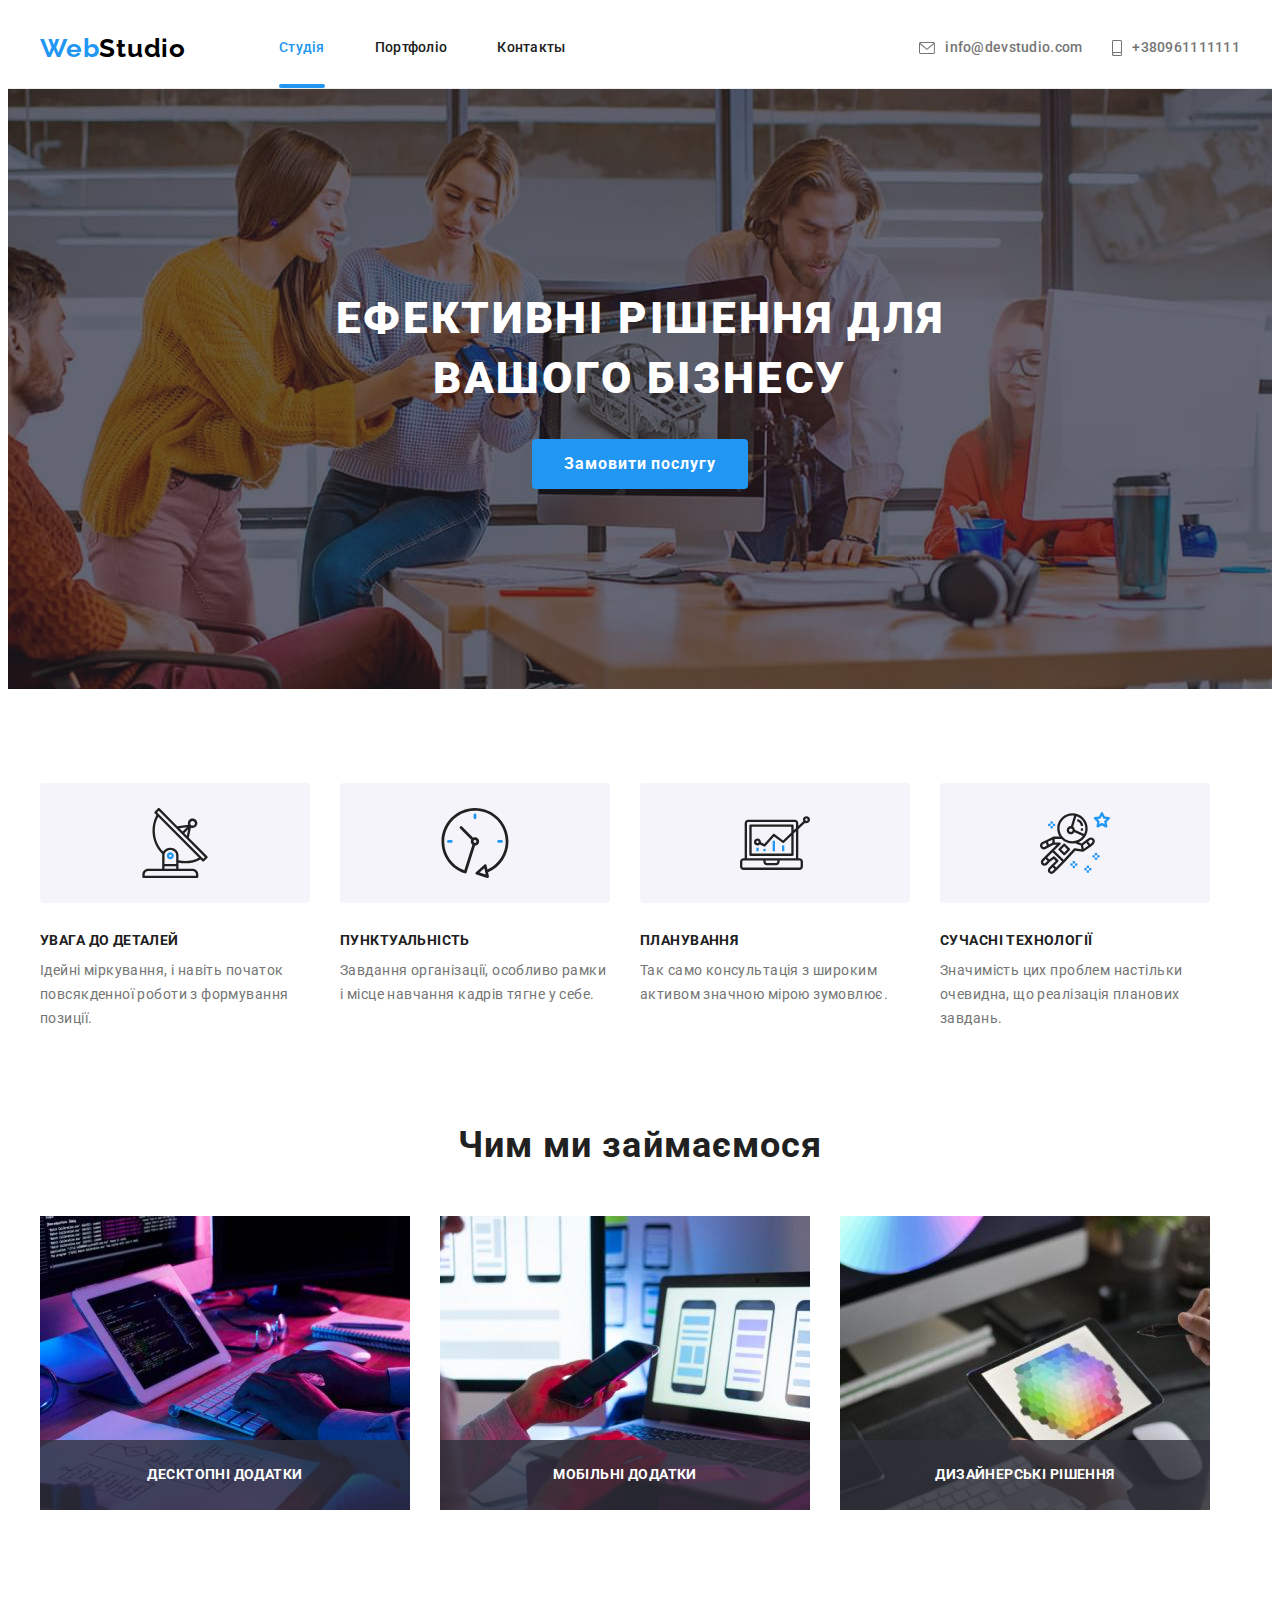
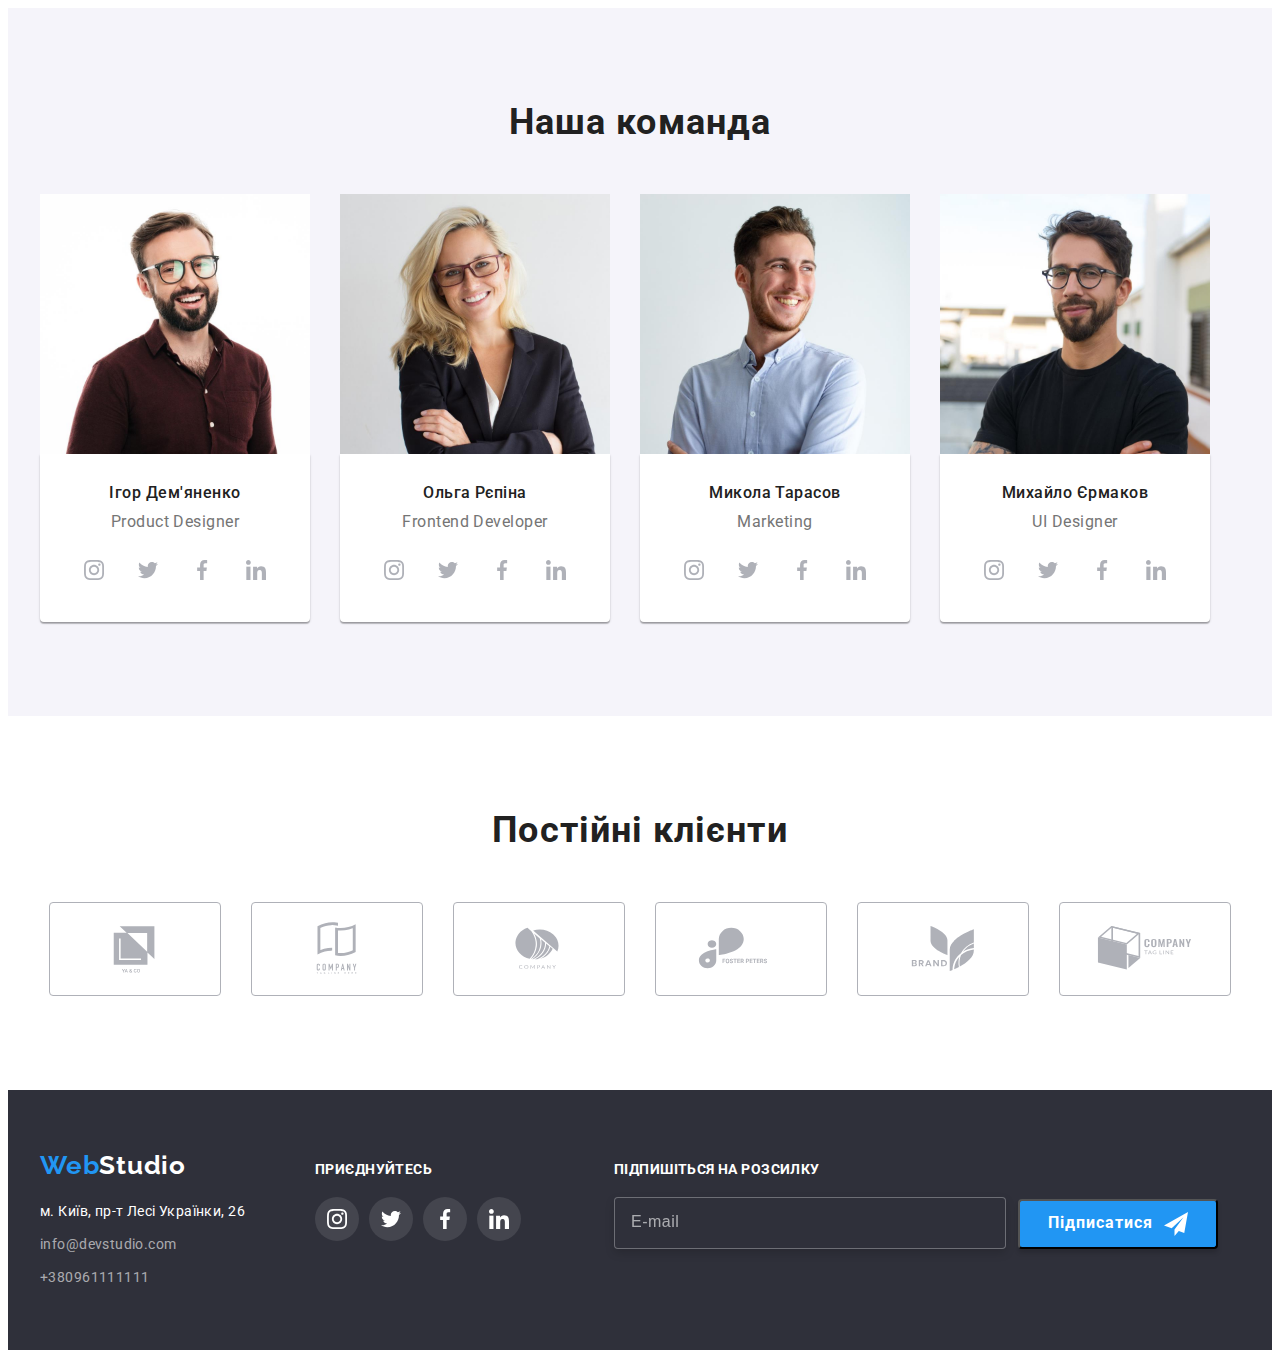
<file: index.html>
<!DOCTYPE html>
<html lang="X-UA-Compatible">
  <head>
    <meta charset="UTF-8" />
    <meta http-equiv="X-UA-Compatible" content="IE=edge" />
    <meta name="viewport" content="width=device-width, initial-scale=1.0" />
    <title>WebStudio</title>
    <link rel="preconnect" href="https://fonts.googleapis.com" />
    <link rel="preconnect" href="https://fonts.gstatic.com" crossorigin />
    <link
      href="https://fonts.googleapis.com/css2?family=Raleway:wght@700&family=Roboto:wght@400;500;700;900&display=swap"
      rel="stylesheet"
    />
    <link
      rel="stylesheet"
      href="https://cdnjs.cloudflare.com/ajax/libs/modern-normalize/1.1.0/modern-normalize.min.css"
      integrity="sha512-wpPYUAdjBVSE4KJnH1VR1HeZfpl1ub8YT/NKx4PuQ5NmX2tKuGu6U/JRp5y+Y8XG2tV+wKQpNHVUX03MfMFn9Q=="
      crossorigin="anonymous"
      referrerpolicy="no-referrer"
    />
    <link rel="stylesheet" href="./css/style.css" />
  </head>
  <body>
    <!-- Новигация, контакты и тд -->

    <header class="header">
      <div class="header-container container">
        <nav class="header-nav">
          <a class="header-logo link" href="" lang="en"
            ><span lang="en">Web</span>Studio
          </a>

          <ul class="header-list list">
            <li class="header-item">
              <a class="header-link link active current" href="./index.html"
                >Студія</a
              >
            </li>
            <li class="header-item">
              <a class="header-link link" href="./portfolio.html">Портфоліо</a>
            </li>
            <li class="header-item">
              <a class="header-link link" href="">Контакты</a>
            </li>
          </ul>
        </nav>
        <ul class="header-contact list">
          <li class="header-contact-item">
            <a class="header-mail link" href="mailto:info@devstudio.com">
              <svg class="mail-icon" width="16" height="12">
                <use href="./images/stydi/symbol-defs.svg#icon-envelope"></use>
              </svg>
              info@devstudio.com
            </a>
          </li>
          <li class="header-contact-item">
            <a class="header-tel link" href="tel:+380961111111">
              <svg class="tel-icon" width="10" height="16">
                <use
                  href="./images/stydi/symbol-defs.svg#icon-smartphone"
                ></use>
              </svg>
              +380961111111
            </a>
          </li>
        </ul>
      </div>
    </header>

    <!-- Слоган -->

    <main class="">
      <section class="hero">
        <h1 class="hero-title">
          Ефективні рішення для<br />
          вашого бізнесу
        </h1>
        <button class="hero-btn" type="button" data-modal-open>
          Замовити послугу
        </button>
      </section>

      <!-- Проф скил -->

      <section class="priorities section">
        <div class="priorities-container container">
          <ul class="priorities-list list">
            <li class="priorities-item">
              <div class="priorities-icon">
                <svg class="priorities-icons">
                  <use
                    href="./images/stydi/symbol-defs.svg#icon-antenna-1"
                  ></use>
                </svg>
              </div>
              <h3 class="priorities-title">УВАГА ДО ДЕТАЛЕЙ</h3>
              <p class="priorities-text">
                Ідейні міркування, і навіть початок повсякденної роботи з
                формування позиції.
              </p>
            </li>
            <li class="priorities-item">
              <div class="priorities-icon">
                <svg class="priorities-icons">
                  <use href="./images/stydi/symbol-defs.svg#icon-clock-1"></use>
                </svg>
              </div>
              <h3 class="priorities-title">ПУНКТУАЛЬНІСТЬ</h3>
              <p class="priorities-text">
                Завдання організації, особливо рамки і місце навчання кадрів
                тягне у себе.
              </p>
            </li>
            <li class="priorities-item">
              <div class="priorities-icon">
                <svg class="priorities-icons">
                  <use
                    href="./images/stydi/symbol-defs.svg#icon-diagram-1"
                  ></use>
                </svg>
              </div>
              <h3 class="priorities-title">ПЛАНУВАННЯ</h3>
              <p class="priorities-text">
                Так само консультація з широким активом значною мірою зумовлює.
              </p>
            </li>
            <li class="priorities-item">
              <div class="priorities-icon">
                <svg class="priorities-icons">
                  <use
                    href="./images/stydi/symbol-defs.svg#icon-astronaut-1"
                  ></use>
                </svg>
              </div>
              <h3 class="priorities-title">СУЧАСНІ ТЕХНОЛОГІЇ</h3>
              <p class="priorities-text">
                Значимість цих проблем настільки очевидна, що реалізація
                планових завдань.
              </p>
            </li>
          </ul>
        </div>
      </section>

      <!-- Вид деятельности -->

      <section class="example section">
        <div class="example-container container">
          <h2 class="example-title">Чим ми займаємося</h2>
          <ul class="example-list list">
            <li class="example-item">
              <div class="example-thumb">
                <img
                  class="example-img"
                  src="./images/stydi/img1.jpg"
                  alt="Програмист пишет код"
                  width="370"
                  height="294"
                />
                <p class="example-text">Десктопні додатки</p>
              </div>
            </li>
            <li class="example-item">
              <div class="example-thumb">
                <img
                  class="example-img"
                  src="./images/stydi/img2.jpg"
                  alt="Дизайн меню для смартфона"
                  width="370"
                  height="294"
                />
                <p class="example-text">Мобільні додатки</p>
              </div>
            </li>
            <li class="example-item">
              <div class="example-thumb">
                <img
                  class="example-img"
                  src="./images/stydi/img3.jpg"
                  alt="В руках планшет со стилусом"
                  width="370"
                  height="294"
                />
                <p class="example-text">Дизайнерські рішення</p>
              </div>
            </li>
          </ul>
        </div>
      </section>

      <!-- Сотрудники -->

      <section class="team section">
        <div class="team-container container">
          <h2 class="team-title">Наша команда</h2>
          <ul class="team-list list">
            <li class="team-item">
              <img
                class="team-img"
                src="./images/stydi/img4.jpg"
                alt="Игорь Демьяненко"
                width="270"
                height="260"
              />

              <div class="team-employee">
                <h3 class="team-subtitle">Ігор Дем'яненко</h3>
                <p class="team-text" lang="en">Product Designer</p>
                <ul class="team-social-list list">
                  <li class="team-social-item">
                    <a class="team-social-link link" href="">
                      <svg class="team-social-icon" width="20" height="20">
                        <use
                          href="./images/stydi/symbol-defs.svg#icon-instagram-2"
                        ></use>
                      </svg>
                    </a>
                  </li>

                  <li class="team-social-item">
                    <a class="team-social-link link" href="">
                      <svg class="team-social-icon" width="20" height="20">
                        <use
                          href="./images/stydi/symbol-defs.svg#icon-twitter-1"
                        ></use>
                      </svg>
                    </a>
                  </li>

                  <li class="team-social-item">
                    <a class="team-social-link link" href="">
                      <svg class="team-social-icon" width="20" height="20">
                        <use
                          href="./images/stydi/symbol-defs.svg#icon-facebook-1"
                        ></use>
                      </svg>
                    </a>
                  </li>

                  <li class="team-social-item">
                    <a class="team-social-link link" href="">
                      <svg class="team-social-icon" width="20" height="20">
                        <use
                          href="./images/stydi/symbol-defs.svg#icon-linkedin-1"
                        ></use>
                      </svg>
                    </a>
                  </li>
                </ul>
              </div>
            </li>

            <li class="team-item">
              <img
                class="team-img"
                src="./images/stydi/img5.jpg"
                alt="Ольга Репина"
                width="270"
                height="260"
              />
              <div class="team-employee">
                <h3 class="team-subtitle">Ольга Рєпіна</h3>
                <p class="team-text" lang="en">Frontend Developer</p>
                <ul class="team-social-list list">
                  <li class="team-social-item">
                    <a class="team-social-link link" href="">
                      <svg class="team-social-icon" width="20" height="20">
                        <use
                          href="./images/stydi/symbol-defs.svg#icon-instagram-2"
                        ></use>
                      </svg>
                    </a>
                  </li>

                  <li class="team-social-item">
                    <a class="team-social-link link" href="">
                      <svg class="team-social-icon" width="20" height="20">
                        <use
                          href="./images/stydi/symbol-defs.svg#icon-twitter-1"
                        ></use>
                      </svg>
                    </a>
                  </li>

                  <li class="team-social-item">
                    <a class="team-social-link link" href="">
                      <svg class="team-social-icon" width="20" height="20">
                        <use
                          href="./images/stydi/symbol-defs.svg#icon-facebook-1"
                        ></use>
                      </svg>
                    </a>
                  </li>

                  <li class="team-social-item">
                    <a class="team-social-link link" href="">
                      <svg class="team-social-icon" width="20" height="20">
                        <use
                          href="./images/stydi/symbol-defs.svg#icon-linkedin-1"
                        ></use>
                      </svg>
                    </a>
                  </li>
                </ul>
              </div>
            </li>

            <li class="team-item">
              <img
                class="team-img"
                src="./images/stydi/img6.jpg"
                alt="Николай Тарасов"
                width="270"
                height="260"
              />
              <div class="team-employee">
                <h3 class="team-subtitle">Микола Тарасов</h3>
                <p class="team-text" lang="en">Marketing</p>
                <ul class="team-social-list list">
                  <li class="team-social-item">
                    <a class="team-social-link link" href="">
                      <svg class="team-social-icon" width="20" height="20">
                        <use
                          href="./images/stydi/symbol-defs.svg#icon-instagram-2"
                        ></use>
                      </svg>
                    </a>
                  </li>

                  <li class="team-social-item">
                    <a class="team-social-link link" href="">
                      <svg class="team-social-icon" width="20" height="20">
                        <use
                          href="./images/stydi/symbol-defs.svg#icon-twitter-1"
                        ></use>
                      </svg>
                    </a>
                  </li>

                  <li class="team-social-item">
                    <a class="team-social-link link" href="">
                      <svg class="team-social-icon" width="20" height="20">
                        <use
                          href="./images/stydi/symbol-defs.svg#icon-facebook-1"
                        ></use>
                      </svg>
                    </a>
                  </li>

                  <li class="team-social-item">
                    <a class="team-social-link link" href="">
                      <svg class="team-social-icon" width="20" height="20">
                        <use
                          href="./images/stydi/symbol-defs.svg#icon-linkedin-1"
                        ></use>
                      </svg>
                    </a>
                  </li>
                </ul>
              </div>
            </li>

            <li class="team-item">
              <img
                class="team-img"
                src="./images/stydi/img7.jpg"
                alt="Михаил Ермаков"
                width="270"
                height="260"
              />
              <div class="team-employee">
                <h3 class="team-subtitle">Михайло Єрмаков</h3>
                <p class="team-text" lang="en">UI Designer</p>
                <ul class="team-social-list list">
                  <li class="team-social-item">
                    <a class="team-social-link link" href="">
                      <svg class="team-social-icon" width="20" height="20">
                        <use
                          href="./images/stydi/symbol-defs.svg#icon-instagram-2"
                        ></use>
                      </svg>
                    </a>
                  </li>

                  <li class="team-social-item">
                    <a class="team-social-link link" href="">
                      <svg class="team-social-icon" width="20" height="20">
                        <use
                          href="./images/stydi/symbol-defs.svg#icon-twitter-1"
                        ></use>
                      </svg>
                    </a>
                  </li>

                  <li class="team-social-item">
                    <a class="team-social-link link" href="">
                      <svg class="team-social-icon" width="20" height="20">
                        <use
                          href="./images/stydi/symbol-defs.svg#icon-facebook-1"
                        ></use>
                      </svg>
                    </a>
                  </li>

                  <li class="team-social-item">
                    <a class="team-social-link link" href="">
                      <svg class="team-social-icon" width="20" height="20">
                        <use
                          href="./images/stydi/symbol-defs.svg#icon-linkedin-1"
                        ></use>
                      </svg>
                    </a>
                  </li>
                </ul>
              </div>
            </li>
          </ul>
        </div>
      </section>

      <!----------------------------CLIENTS----------------->

      <section class="clients section">
        <div class="clients-container container">
          <h2 class="clients-title">Постійні клієнти</h2>
          <ul class="clients-list list">
            <li class="clients-item">
              <a class="clients-link" href="">
                <svg class="clients-icon width=100 height=100">
                  <use href="./images/stydi/symbol-defs.svg#icon-Logo"></use>
                </svg>
              </a>
            </li>
            <li class="clients-item">
              <a class="clients-link" href="">
                <svg class="clients-icon width=100 height=100">
                  <use href="./images/stydi/symbol-defs.svg#icon-Logo-1"></use>
                </svg>
              </a>
            </li>
            <li class="clients-item">
              <a class="clients-link" href="">
                <svg class="clients-icon width=100 height=100">
                  <use href="./images/stydi/symbol-defs.svg#icon-Logo-2"></use>
                </svg>
              </a>
            </li>
            <li class="clients-item">
              <a class="clients-link" href="">
                <svg class="clients-icon width=100 height=100">
                  <use href="./images/stydi/symbol-defs.svg#icon-Logo-3"></use>
                </svg>
              </a>
            </li>
            <li class="clients-item">
              <a class="clients-link" href="">
                <svg class="clients-icon width=100 height=100">
                  <use href="./images/stydi/symbol-defs.svg#icon-Logo-4"></use>
                </svg>
              </a>
            </li>
            <li class="clients-item">
              <a class="clients-link" href="">
                <svg class="clients-icon width=100 height=100">
                  <use href="./images/stydi/symbol-defs.svg#icon-Logo-5"></use>
                </svg>
              </a>
            </li>
          </ul>
        </div>
      </section>
    </main>

    <!-- Подвал с контактами -->
    <footer class="footer">
      <div class="footer-container container">
        <div class="footer-blok">
          <a class="footer-logo link" href="" lang="en"
            ><span lang="en">Web</span>Studio</a
          >
          <address class="footer-contact">
            <ul class="footer-list list">
              <li class="footer-item">
                <a
                  class="footer-address link"
                  href="https://goo.gl/maps/cScgRgd44BL1W8yu9"
                  target="_blank"
                  rel="noopener noreferrer"
                  >м. Київ, пр-т Лесі Українки, 26
                </a>
              </li>
              <li class="footer-item">
                <a class="footer-mail link" href="mailto:info@devstudio.com"
                  >info@devstudio.com
                </a>
              </li>
              <li class="footer-item">
                <a class="footer-tel link" href="tel:+380961111111"
                  >+380961111111</a
                >
              </li>
            </ul>
          </address>
        </div>
        <div class="footer-social">
          <h3 class="footer-social-title">приєднуйтесь</h3>
          <ul class="footer-social-list list">
            <li class="footer-social-item">
              <a class="footer-social-link link" href="">
                <svg class="footer-social-icon" width="20" height="20">
                  <use
                    href="./images/stydi/symbol-defs.svg#icon-instagram-2"
                  ></use>
                </svg>
              </a>
            </li>
            <li class="footer-social-item">
              <a class="footer-social-link link" href="">
                <svg class="footer-social-icon" width="20" height="20">
                  <use
                    href="./images/stydi/symbol-defs.svg#icon-twitter-1"
                  ></use>
                </svg>
              </a>
            </li>
            <li class="footer-social-item">
              <a class="footer-social-link link" href="">
                <svg class="footer-social-icon" width="20" height="20">
                  <use
                    href="./images/stydi/symbol-defs.svg#icon-facebook-1"
                  ></use>
                </svg>
              </a>
            </li>
            <li class="footer-social-item">
              <a class="footer-social-link link" href="">
                <svg class="footer-social-icon" width="20" height="20">
                  <use
                    href="./images/stydi/symbol-defs.svg#icon-linkedin-1"
                  ></use>
                </svg>
              </a>
            </li>
          </ul>
        </div>
        <div class="subscription-container">
          <div class="subscription">
            <label class="subscription-label" for="mail"
              >Підпишіться на розсилку</label
            >
            <input
              class="subscription-input"
              type="email"
              name="mail"
              id="mail"
              placeholder="E-mail"
            />
          </div>
          <button class="subscription-button" type="submit">
            Підписатися
            <svg class="subscription-icon" width="24" height="24">
              <use href="./images/stydi/symbol-defs.svg#icon-telegram"></use>
            </svg>
          </button>
        </div>
      </div>
    </footer>

    <div class="backdrop is-hidden" data-modal>
      <div class="modal">
        <h2 class="modal-title">Залиште свої дані, ми вам передзвонимо</h2>
        <button class="modal-close" type="button" data-modal-close>
          <svg class="modal-close-icon" width="11" height="11">
            <use href="./images/stydi/symbol-defs.svg#icon-close"></use>
          </svg>
        </button>
        <form class="contact-form">
          <label class="form-label" for="name">Ім'я</label>
          <div class="form-field">
            <input
              class="form-input"
              type="text"
              name="name"
              id="name"
              autofocus
            />
            <svg class="form-icon" width="18" height="18">
              <use href="./images/stydi/symbol-defs.svg#icon-personmodal"></use>
            </svg>
          </div>

          <label class="form-label" for="tel">Телефон</label>
          <div class="form-field">
            <input class="form-input" type="tel" name="tel" id="tel" />
            <svg class="form-icon" width="18" height="18">
              <use href="./images/stydi/symbol-defs.svg#icon-phonemodal"></use>
            </svg>
          </div>

          <label class="form-label" for="mail">Пошта</label>
          <div class="form-field">
            <input class="form-input" type="email" name="mail" id="mail" />
            <svg class="form-icon" width="18" height="18">
              <use href="./images/stydi/symbol-defs.svg#icon-emailmodal"></use>
            </svg>
          </div>

          <label class="form-label" for="comment">Коментар</label>
          <textarea
            class="form-textarea"
            name="comment"
            id="comment"
            placeholder="Введіть текст"
          ></textarea>

          <div class="checkbox-container checkbox">
            <input
              class="checkbox-input"
              type="checkbox"
              name="policy"
              id="policy"
            />
            <svg class="checkbox-icon" width="16" height="15">
              <use href="./images/stydi/symbol-defs.svg#icon-Vector"></use>
            </svg>
            <label class="checkbox-label" for="policy"
              >Погоджуюся з розсилкою та приймаю
              <a href="#">Умови договору</a></label
            >
          </div>

          <button class="form-button" type="submit">Відправити</button>
        </form>
      </div>
    </div>
    <script src="./js/modal.js"></script>
  </body>
</html>
</file>
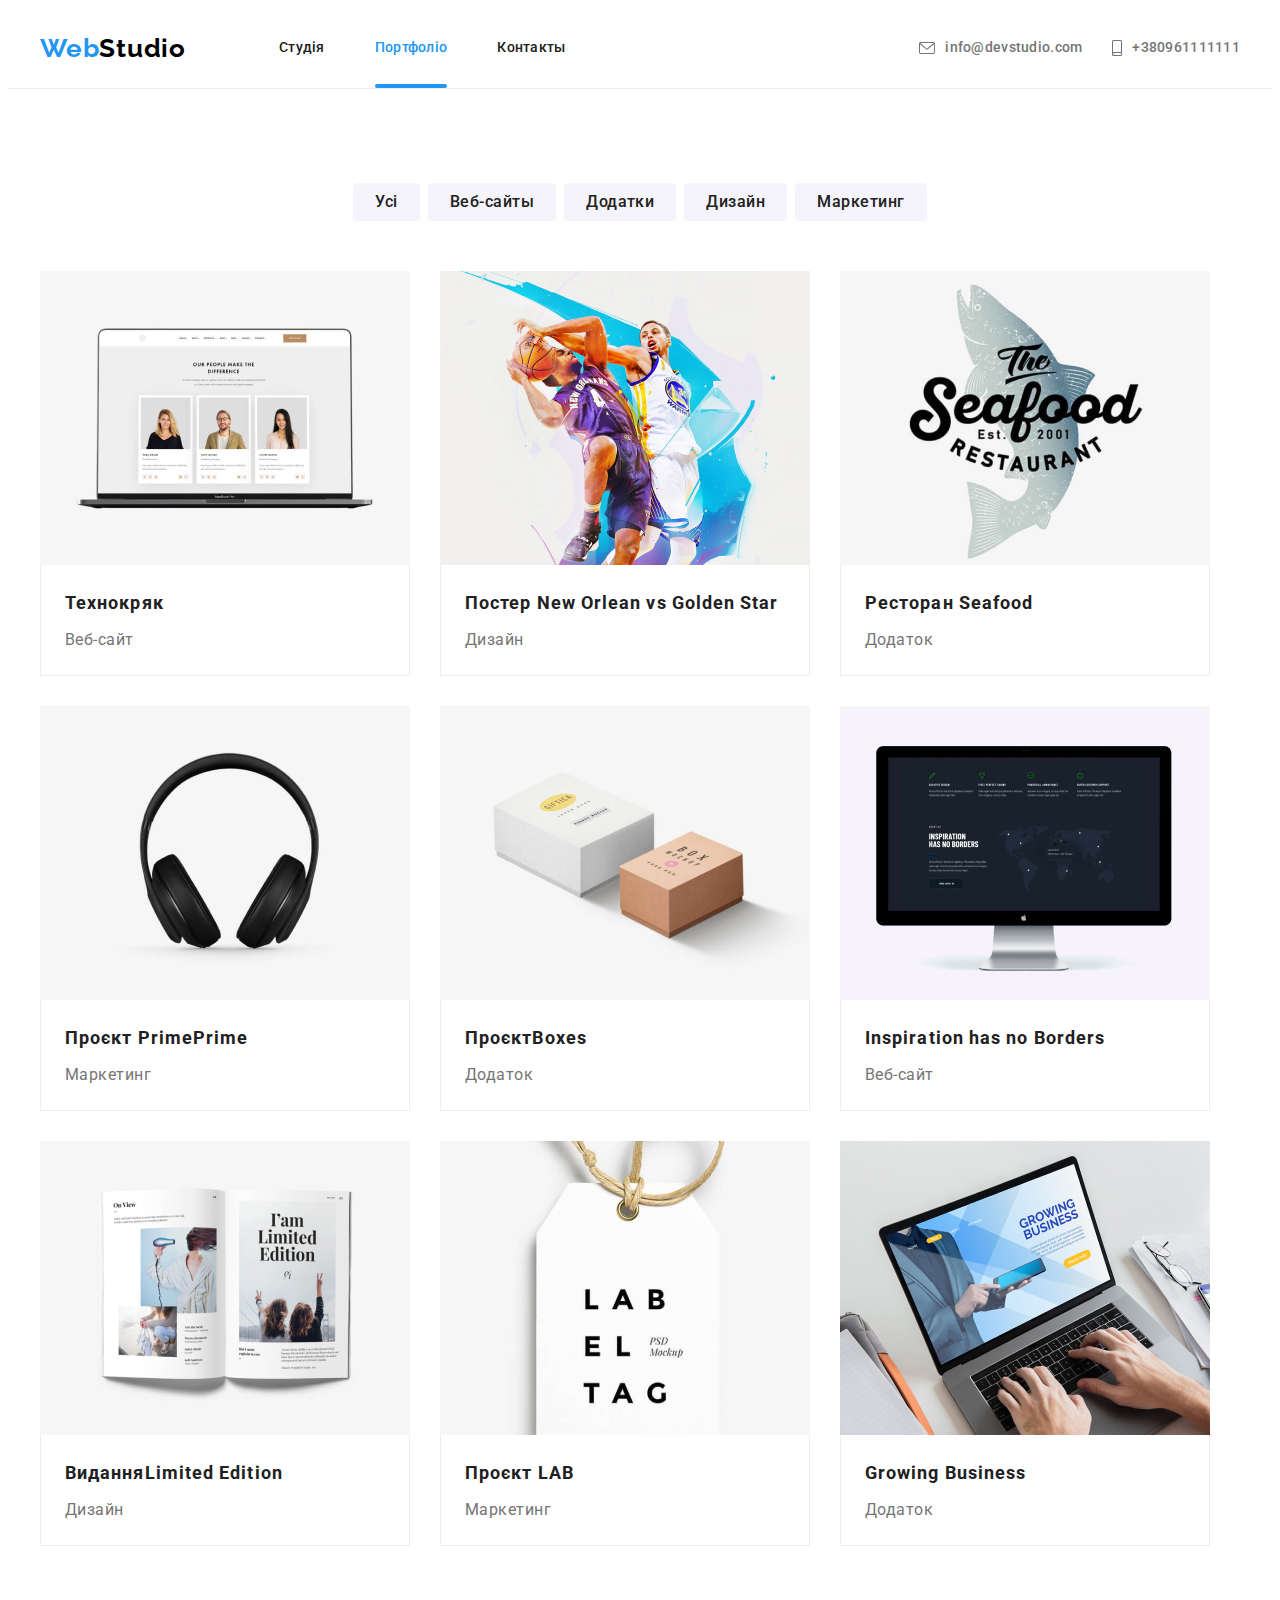
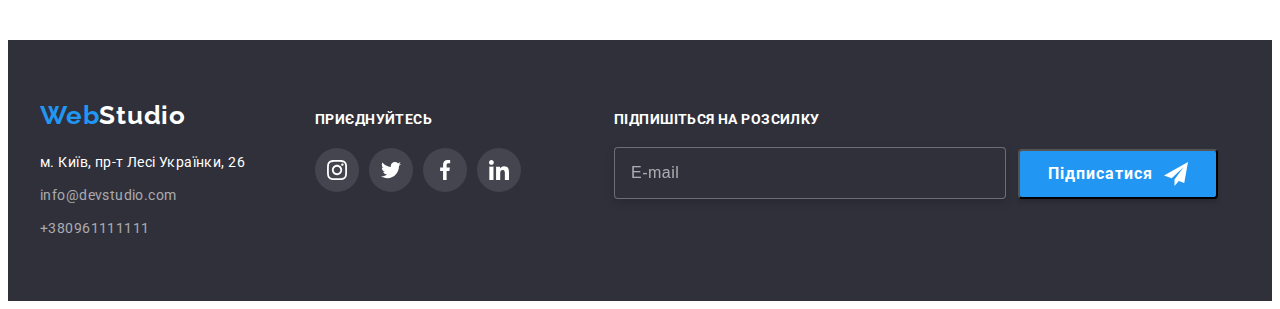
<file: portfolio.html>
<!DOCTYPE html>
<html lang="X-UA-Compatible">
  <head>
    <meta charset="UTF-8" />
    <meta http-equiv="X-UA-Compatible" content="IE=edge" />
    <meta name="viewport" content="width=device-width, initial-scale=1.0" />
    <title>WebStudio</title>
    <link rel="preconnect" href="https://fonts.googleapis.com" />
    <link rel="preconnect" href="https://fonts.gstatic.com" crossorigin />
    <link
      href="https://fonts.googleapis.com/css2?family=Raleway:wght@700&family=Roboto:wght@400;500;700;900&display=swap"
      rel="stylesheet"
    />
    <link
      rel="stylesheet"
      href="https://cdnjs.cloudflare.com/ajax/libs/modern-normalize/1.1.0/modern-normalize.min.css"
      integrity="sha512-wpPYUAdjBVSE4KJnH1VR1HeZfpl1ub8YT/NKx4PuQ5NmX2tKuGu6U/JRp5y+Y8XG2tV+wKQpNHVUX03MfMFn9Q=="
      crossorigin="anonymous"
      referrerpolicy="no-referrer"
    />
    <link rel="stylesheet" href="./css/style.css" />
  </head>
  <body>
    <!------------------HEADER----------------->

    <header class="header">
      <div class="header-container container">
        <nav class="header-nav">
          <a class="header-logo link" href="" lang="en"
            ><span lang="en">Web</span>Studio
          </a>

          <ul class="header-list list">
            <li class="header-item">
              <a class="header-link link" href="./index.html">Студія</a>
            </li>
            <li class="header-item">
              <a class="header-link link active current" href="./portfolio.html"
                >Портфоліо</a
              >
            </li>
            <li class="header-item">
              <a class="header-link link" href="">Контакты</a>
            </li>
          </ul>
        </nav>
        <ul class="header-contact list">
          <li class="header-contact-item">
            <a class="header-mail link" href="mailto:info@devstudio.com">
              <svg class="mail-icon" width="16" height="12">
                <use href="./images/stydi/symbol-defs.svg#icon-envelope"></use>
              </svg>
              info@devstudio.com
            </a>
          </li>
          <li class="header-contact-item">
            <a class="header-tel link" href="tel:+380961111111">
              <svg class="tel-icon" width="10" height="16">
                <use
                  href="./images/stydi/symbol-defs.svg#icon-smartphone"
                ></use>
              </svg>
              +380961111111</a
            >
          </li>
        </ul>
      </div>
    </header>

    <!------------------------PORTFOLIO----------------->

    <main>
      <section class="portfolio section">
        <div class="portfolio-container container">
          <ul class="button-list list">
            <li class="button-item">
              <button class="nav-button" type="button">Усі</button>
            </li>
            <li class="button-item">
              <button class="nav-button" type="button">Веб-сайты</button>
            </li>
            <li class="button-item">
              <button class="nav-button" type="button">Додатки</button>
            </li>
            <li class="button-item">
              <button class="nav-button" type="button">Дизайн</button>
            </li>
            <li class="button-item">
              <button class="nav-button" type="button">Маркетинг</button>
            </li>
          </ul>

          <ul class="project-list list">
            <li class="project-item">
              <a class="project-link link">
                <div class="project-thumb">
                  <img
                    class="project-img"
                    src="./images/portfolio/img1.jpg"
                    alt="открытый ноутбук"
                    width="370"
                    height="294"
                  />
                  <p class="project-thumb-text">
                    Ресурс пропонує комплексні пропозиції з різним рівнем
                    функціоналу та сервісів. Все це дозволить відвідувачу
                    отримати вичерпні відомості про компанію чи приватну особу.
                  </p>
                </div>
                <div class="project-description">
                  <h1 class="project-title">Технокряк</h1>
                  <p class="project-text">Веб-сайт</p>
                </div>
              </a>
            </li>

            <li class="project-item">
              <a class="project-link link">
                <div class="project-thumb">
                  <img
                    class="project-img"
                    src="./images/portfolio/img2.jpg"
                    alt="постер с двумя баскетболистами"
                    width="370"
                    height="294"
                  />
                  <p class="project-thumb-text">
                    Ресурс пропонує комплексні пропозиції з різним рівнем
                    функціоналу та сервісів. Все це дозволить відвідувачу
                    отримати вичерпні відомості про компанію чи приватну особу.
                  </p>
                </div>
                <div class="project-description">
                  <h1 class="project-title">
                    Постер <span lang="en">New Orlean vs Golden Star</span>
                  </h1>
                  <p class="project-text">Дизайн</p>
                </div>
              </a>
            </li>

            <li class="project-item">
              <a class="project-link link">
                <div class="project-thumb">
                  <img
                    class="project-img"
                    src="./images/portfolio/img3.jpg"
                    alt="логотип ресторана морепродуктов"
                    width="370"
                    height="294"
                  />
                  <p class="project-thumb-text">
                    Ресурс пропонує комплексні пропозиції з різним рівнем
                    функціоналу та сервісів. Все це дозволить відвідувачу
                    отримати вичерпні відомості про компанію чи приватну особу.
                  </p>
                </div>
                <div class="project-description">
                  <h1 class="project-title">
                    Ресторан <span lang="en">Seafood</span>
                  </h1>
                  <p class="project-text">Додаток</p>
                </div>
              </a>
            </li>

            <li class="project-item">
              <a class="project-link link">
                <div class="project-thumb">
                  <img
                    class="project-img"
                    src="./images/portfolio/img4.jpg"
                    alt="наушники"
                    width="370"
                    height="294"
                  />
                  <p class="project-thumb-text">
                    Ресурс пропонує комплексні пропозиції з різним рівнем
                    функціоналу та сервісів. Все це дозволить відвідувачу
                    отримати вичерпні відомості про компанію чи приватну особу.
                  </p>
                </div>
                <div class="project-description">
                  <h1 class="project-title">
                    Проєкт Prime<span lang="en">Prime</span>
                  </h1>
                  <p class="project-text">Маркетинг</p>
                </div>
              </a>
            </li>

            <li class="project-item">
              <a class="project-link link">
                <div class="project-thumb">
                  <img
                    class="project-img"
                    src="./images/portfolio/img5.jpg"
                    alt="две коробочки"
                    width="370"
                    height="294"
                  />
                  <p class="project-thumb-text">
                    Ресурс пропонує комплексні пропозиції з різним рівнем
                    функціоналу та сервісів. Все це дозволить відвідувачу
                    отримати вичерпні відомості про компанію чи приватну особу.
                  </p>
                </div>
                <div class="project-description">
                  <h1 class="project-title">
                    Проєкт<span lang="en">Boxes</span>
                  </h1>
                  <p class="project-text">Додаток</p>
                </div>
              </a>
            </li>

            <li class="project-item">
              <a class="project-link link">
                <div class="project-thumb">
                  <img
                    class="project-img"
                    src="./images/portfolio/img6.jpg"
                    alt="моритор"
                    width="370"
                    height="294"
                  />
                  <p class="project-thumb-text">
                    Ресурс пропонує комплексні пропозиції з різним рівнем
                    функціоналу та сервісів. Все це дозволить відвідувачу
                    отримати вичерпні відомості про компанію чи приватну особу.
                  </p>
                </div>
                <div class="project-description">
                  <h1 class="project-title" lang="en">
                    Inspiration has no Borders
                  </h1>
                  <p class="project-text">Веб-сайт</p>
                </div>
              </a>
            </li>

            <li class="project-item">
              <a class="project-link link">
                <div class="project-thumb">
                  <img
                    class="project-img"
                    src="./images/portfolio/img7.jpg"
                    alt="открытый журнал"
                    width="370"
                    height="294"
                  />
                  <p class="project-thumb-text">
                    Ресурс пропонує комплексні пропозиції з різним рівнем
                    функціоналу та сервісів. Все це дозволить відвідувачу
                    отримати вичерпні відомості про компанію чи приватну особу.
                  </p>
                </div>
                <div class="project-description">
                  <h1 class="project-title">
                    Видання<span lang="en">Limited Edition</span>
                  </h1>
                  <p class="project-text">Дизайн</p>
                </div>
              </a>
            </li>

            <li class="project-item">
              <a class="project-link link">
                <div class="project-thumb">
                  <img
                    class="project-img"
                    src="./images/portfolio/img8.jpg"
                    alt="бирка"
                    width="370"
                    height="294"
                  />
                  <p class="project-thumb-text">
                    Ресурс пропонує комплексні пропозиції з різним рівнем
                    функціоналу та сервісів. Все це дозволить відвідувачу
                    отримати вичерпні відомості про компанію чи приватну особу.
                  </p>
                </div>
                <div class="project-description">
                  <h1 class="project-title">
                    Проєкт <span lang="en">LAB</span>
                  </h1>
                  <p class="project-text">Маркетинг</p>
                </div>
              </a>
            </li>

            <li class="project-item">
              <a class="project-link link">
                <div class="project-thumb">
                  <img
                    class="project-img"
                    src="./images/portfolio/img9.jpg"
                    alt="работа за ноутбуком"
                    width="370"
                    height="294"
                  />
                  <p class="project-thumb-text">
                    Ресурс пропонує комплексні пропозиції з різним рівнем
                    функціоналу та сервісів. Все це дозволить відвідувачу
                    отримати вичерпні відомості про компанію чи приватну особу.
                  </p>
                </div>
                <div class="project-description">
                  <h1 class="project-title" lang="en">Growing Business</h1>
                  <p class="project-text">Додаток</p>
                </div>
              </a>
            </li>
          </ul>
        </div>
      </section>
    </main>
    <!-----------------FOOTER-------------->
    <footer class="footer">
      <div class="footer-container container">
        <div class="footer-blok">
          <a href="" lang="en" class="footer-logo link"
            ><span lang="en">Web</span>Studio</a
          >
          <address class="footer-contact">
            <ul class="footer-list list">
              <li class="footer-item">
                <a
                  class="footer-address link"
                  href="https://goo.gl/maps/cScgRgd44BL1W8yu9"
                  target="_blank"
                  rel="noopener noreferrer"
                  >м. Київ, пр-т Лесі Українки, 26</a
                >
              </li>
              <li class="footer-item">
                <a class="footer-mail link" href="mailto:info@devstudio.com"
                  >info@devstudio.com</a
                >
              </li>
              <li class="footer-item">
                <a class="footer-tel link" href="tel:+380961111111"
                  >+380961111111</a
                >
              </li>
            </ul>
          </address>
        </div>

        <div class="footer-social">
          <h3 class="footer-social-title">приєднуйтесь</h3>
          <ul class="footer-social-list list">
            <li class="footer-social-item">
              <a class="footer-social-link link" href="">
                <svg class="footer-social-icon" width="20" height="20">
                  <use
                    href="./images/stydi/symbol-defs.svg#icon-instagram-2"
                  ></use>
                </svg>
              </a>
            </li>
            <li class="footer-social-item">
              <a class="footer-social-link link" href="">
                <svg class="footer-social-icon" width="20" height="20">
                  <use
                    href="./images/stydi/symbol-defs.svg#icon-twitter-1"
                  ></use>
                </svg>
              </a>
            </li>
            <li class="footer-social-item">
              <a class="footer-social-link link" href="">
                <svg class="footer-social-icon" width="20" height="20">
                  <use
                    href="./images/stydi/symbol-defs.svg#icon-facebook-1"
                  ></use>
                </svg>
              </a>
            </li>
            <li class="footer-social-item">
              <a class="footer-social-link link" href="">
                <svg class="footer-social-icon" width="20" height="20">
                  <use
                    href="./images/stydi/symbol-defs.svg#icon-linkedin-1"
                  ></use>
                </svg>
              </a>
            </li>
          </ul>
        </div>
        <div class="subscription-container">
          <div class="subscription">
            <label class="subscription-label" for="mail"
              >Підпишіться на розсилку</label
            >
            <input
              class="subscription-input"
              type="email"
              name="mail"
              id="mail"
              placeholder="E-mail"
            />
          </div>
          <button class="subscription-button" type="submit">
            Підписатися
            <svg class="subscription-icon" width="24" height="24">
              <use href="./images/stydi/symbol-defs.svg#icon-telegram"></use>
            </svg>
          </button>
        </div>
      </div>
    </footer>
  </body>
</html>
</file>
<file: css/style.css>
body {
    background-color: #ffffff;
    color: #212121;
    font-family: "Roboto", sans-serif;
}

:root {
    --basic-text-color: #212121;
    --secondary-text-color: #757575;
    /*--color1: #2196F3;
    --color2: #757575;
    --color3: #212121;*/
    /*--basic-font-weigt: ;
    --secondary-font-weigt: font-weight :500;*/
}


h1,
h2,
h3,
h4,
h5,
h6,
p {
    margin: 0;
}

ul {
    margin: 0;
    padding: 0;
}

img {
    display: block;
    max-width: 100%;
}

.container {
    width: 1200px;
    padding-left: 15px;
    padding-right: 15px;
    margin-left: auto;
    margin-right: auto;
}

button {
    cursor: pointer;
}

.visually-hidden {
    position: absolute;
    white-space: nowrap;
    width: 1px;
    height: 1px;
    overflow: hidden;
    border: 0;
    padding: 0;
    clip: rect(0 0 0 0);
    clip-path: inset(50%);
    margin: -1px;
}

nav {
    display: flex;
}

.section {
    padding-top: 94px;
    padding-bottom: 94px;
}

.link {
    text-decoration: none;
}

.list {
    list-style: none;
}

/*----------------- HEADER -----------------*/

.header {
    background-color: #FFFFFF;
    border-bottom: 1px solid #ececec;
}

.header-container {
    display: flex;
}

.header-logo {
    display: flex;
    align-items: center;

    color: #000;
    font-family: Raleway;
    font-weight: 700;
    font-size: 26px;
    line-height: 1.19;
    letter-spacing: 0.03em;
}

.header-logo span {
    color: #2196F3;

}

.header-list {
    margin-left: 93px;
    display: flex;
    color: inherit;
    font-family: inherit;
    font-weight: 500;
    font-size: 14px;
    line-height: 1.14;
    letter-spacing: 0.02em;
}

.header-item+.header-item {
    margin-left: 50px;
}

.header-list :hover,
.header-list :focus {
    color: #2196F3;
}

.header-link {
    color: currentColor;
}

.active::after {
    content: "";
    position: absolute;
    display: block;

    width: 100%;
    height: 4px;

    bottom: 0;
    left: 0px;

    border-radius: 2px;
    background-color: #2196F3;
}

.header-link {
    position: relative;
    display: block;

    padding-top: 32px;
    padding-bottom: 32px;

    transition: color 250ms cubic-bezier(0.4, 0, 0.2, 1);
}

.current {
    color: #2196F3;
}

.mail-icon,
.tel-icon {
    display: inline-flex;
    margin-right: 10px;
    fill: currentColor;
}

.header-contact {
    display: flex;
    color: var(--secondary-text-color);
    font-family: inherit;
    font-weight: 500;
    font-size: 14px;
    line-height: 1.14;
    letter-spacing: 0.02em;

    margin-left: auto;
}

.header-contact :hover,
.header-contact :focus {
    color: #2196F3;
}

.header-contact-item {
    margin-left: 30px;
}

.header-mail,
.header-tel {
    display: inline-flex;
    padding-top: 32px;
    padding-bottom: 32px;
    align-items: center;
    color: inherit;

    transition: color 250ms cubic-bezier(0.4, 0, 0.2, 1);
}


/*------------------  HERO  ----------------*/

.hero {
    background-color: #C4C4C4;
    background-image: linear-gradient(
        rgba(47, 48, 58, 0.4),
        rgba(47, 48, 58, 0.4)
        ),
      url(../images/stydi/heroimg.jpg);
    background-repeat: no-repeat;
    background-position: center;
    background-size: cover;
    padding: 200px 0px;
    text-align: center;
    width: max-content 1600px;
    text-align: center;
}

.hero-title {

    font-family: 'Roboto', sans-serif;
    font-weight: 900;
    font-size: 44px;
    line-height: 1.36;
    text-align: center;
    letter-spacing: 0.06em;
    text-transform: uppercase;

    color: #fff;

}

.hero-btn {
    display: inline-block;
    font-family: inherit;
    font-weight: 700;
    font-size: 16px;
    line-height: 1.88;

    text-align: center;
    letter-spacing: 0.06em;

    background-color: #2196F3;
    color: #fff;
    border-radius: 4px;
    border: none;

    padding: 10px 32px;
    min-width: 216px;
    margin-top: 30px;

    transition: background-color 250ms cubic-bezier(0.4, 0, 0.2, 1);
}

.hero-btn:hover,
.hero-btn:focus {
    background-color: #188CE8;
}

/*-----------------  Priorities  -------------------*/

.priorities-icon {
    display: flex;
    width: 270px;
    height: 120px;
    justify-content: center;
    align-items: center;
    background: #F5F4FA;
    border-radius: 4px;
}

.priorities-icons {
    width: 70px;
    height: 70px;
}

.priorities-list {
    display: flex;
}

.priorities-item+.priorities-item {
    margin-left: 30px;
}

.priorities-item {
    width: 270px;
}

.priorities-title {
    margin-top: 30px;

    font-family: inherit;
    font-weight: 700;
    font-size: 14px;
    line-height: 1.14;
    letter-spacing: 0.03em;

    color: var(--basic-text-color);
}

.priorities-text {
    margin-top: 10px;

    font-family: inherit;
    font-size: 14px;
    line-height: 1.71;
    letter-spacing: 0.03em;

    color: var(--secondary-text-color);
}

/*---------------------  EXAMPLE  -------------------*/

.example {
    padding-top: 0px;
}

.example-title {
    font-family: inherit;
    font-weight: 700;
    font-size: 36px;
    line-height: 1.16;
    text-align: center;
    letter-spacing: 0.03em;

    color: var(--basic-text-color);
}

.example-list {
    display: flex;
    margin-top: 50px;
}

.example-item+.example-item {
    margin-left: 30px;
}

.example-thumb {
    display: inline-flex;
    position: relative;
}

.example-text {
    display: flex;
    position: absolute;
    justify-content: center;
    align-items: center;
    bottom: 0;
    width: 100%;
    height: 70px;

    font-family: inherit;
    font-weight: 700;
    font-size: 14px;
    line-height: 1.14;
    text-align: center;
    letter-spacing: 0.03em;
    text-transform: uppercase;
    /*background-color: rgba(47, 48, 58, 0.8);*/

    background-image: linear-gradient(rgba(47, 48, 58, 0.8),
         rgba(47, 48, 58, 0.8));
    color: #FFFFFF;
}

/*--------------------  TEAM  -------------------------*/
.team {
    background-color: #F5F4FA;
}

.team-list {
    display: flex;
    margin-top: 50px;
    flex-wrap: wrap;
    gap: 30px;
}    
    /*margin: 0px;
    padding: 0px;
    margin-left: -30px;
    margin-top: -30px;
}

.team-item {
    flex-basis: calc(100% / 4 - 30px);
    margin-left: 30px;
    margin-top: 30px;
}*/

.team-title {
    font-family: inherit;
    font-weight: 700;
    font-size: 36px;
    line-height: 1.16;
    text-align: center;
    letter-spacing: 0.03em;

    color: var(--basic-text-color);

    margin-bottom: 50px;
}

.team-employee {
    background-color: #FFFFFF;
    padding: 30px 0px 30px 0px;
    box-shadow: 0px 1px 3px rgba(0, 0, 0, 0.12),
        0px 1px 1px rgba(0, 0, 0, 0.14),
        0px 2px 1px rgba(0, 0, 0, 0.2);
    border-radius: 0px 0px 4px 4px;
}

.team-subtitle {
    margin-top: 0px;

    font-family: inherit;
    font-weight: 500;
    font-size: 16px;
    line-height: 1.18;

    text-align: center;
    letter-spacing: 0.03em;

    color: var(--basic-text-color);
}

.team-text {
    margin-top: 10px;

    font-family: 'Roboto';
    font-size: 16px;
    line-height: 1.18;

    text-align: center;
    letter-spacing: 0.03em;

    color: var(--secondary-text-color);
}

.team-social-list {
    display: flex;
    justify-content: center;
    gap: 10px;
    margin-top: 16px;
}

.team-social-item {
    width: 44px;
    height: 44px;
   
}

.team-social-link {
    display: flex;

    width: 100%;
    height: 100%;

    align-items: center;
    justify-content: center;
    
    border-radius: 50%;
    
    background-color: #ffffff;
    color: #afb1b8;

    transition: color 250ms cubic-bezier(0.4, 0, 0.2, 1),
        background-color 250ms cubic-bezier(0.4, 0, 0.2, 1);
    }

.team-social-link:hover,
.team-social-link:focus {
    color: #fff;
    background-color: #2196F3;
}    

.team-social-icon {
    fill: currentColor;
}




/*----------------CLIETS----------------*/

.clients-title {
    margin-bottom: 50px;
    
    font-family: inherit;
    font-weight: 700;
    font-size: 36px;
    line-height: 1.16;
    text-align: center;
    letter-spacing: 0.03em;

    color: #212121;
}

.clients-list {
    display: flex;
    justify-content: center;
    align-items: center;
    gap: 30px;
}

.clients-link {
    width: 170px;
    height: 92px;
    /*padding: 16px 32px;*/
    border: 1px solid #afb1b8;
    border-radius: 4px;
    display: inline-flex;
    outline: none;
    fill: #afb1b8;
    /*filter: drop-shadow(2px 4px 6px black);*/
    justify-content: center;
    align-items: center;
    /*border-radius: 1px solid #0f0f0f;*/
    transition: fill 250ms cubic-bezier(0.4,0,0.2,1),
        border 250ms cubic-bezier(0.4,0,0.2,1);   
}

.clients-link:hover,
.clients-link:focus {
    fill: #2196F3;
    border: 1px solid #2196F3;
}

.clients-icon {
    width: 106px;
    height: 60px;
    display: inline-flex;
}


/*---------------------  FOOTER  -----------------*/

.footer {
    background: #2F303A;
    padding: 60px 0px 60px 0px;
}

.footer-container {
    display: flex;
    align-items: baseline;
}

.footer-logo {
    color: #fff;
    font-family: Raleway;
    font-weight: 700;
    font-size: 26px;
    line-height: 1.19;
    letter-spacing: 0.03em;
}

.footer-logo span {
    color: #2196F3;
}

.footer-address {
    font-family: 'Roboto';
    font-style: normal;
    font-size: 14px;
    line-height: 1.71;
    letter-spacing: 0.03em;

    color: #FFFFFF;

    transition: color 250ms cubic-bezier(0.4, 0, 0.2, 1);
}

.footer-list {
    margin-top: 20px;
    justify-content: baseline;
    
}

.footer-item+.footer-item {
    margin-top: 9px;
}

.footer-mail,
.footer-tel {
    font-family: 'Roboto';
    font-style: normal;
    font-size: 14px;
    line-height: 1.71;
    letter-spacing: 0.03em;

    color: rgba(255, 255, 255, 0.6);

    transition: color 250ms cubic-bezier(0.4, 0, 0.2, 1);
}

.footer-list :hover,
.footer-list :focus {
    color: #2196F3;
}

.footer-social {
    margin-left: 70px;
}

.footer-social-title {
    font-family: inherit;
    font-weight: 700;
    font-size: 14px;
    line-height: 1.14;
    letter-spacing: 0.03em;
    text-transform: uppercase;
    
    color: #fff;
}

.footer-social-list {
    display: flex;
    gap: 10px;
    justify-content: center;
}

.footer-social-item {
    width: 44px;
    height: 44px;
    margin-top: 20px;

}

.footer-social-link {
    width: 100%;
    height: 100%;
    background-color: rgba(255, 255, 255, 0.1);
    border-radius: 50%;
    display: flex;
    align-items: center;
    justify-content: center;
    fill: #fff;

    transition: background-color 250ms cubic-bezier(0.4, 0, 0.2, 1);
}

.footer-social-link:hover,
.footer-social-link:focus {
    background-color: #2196F3;
}

.subscription-container {
    margin-left: 93px;
    display: inline-flex;
    align-items: flex-end;
}

.subscription {
    display: flex;
    flex-direction: column;
}

.subscription-label {
    font-family: inherit;
        font-style: normal;
        font-weight: 700;
        font-size: 14px;
        line-height: 16px;
        letter-spacing: 0.03em;
        text-transform: uppercase;
    
        color: #FFFFFF;
        margin-bottom: 20px;
}

.subscription-input {
    width: 358px;
    height: 50px;
    outline: none;
    border: 1px solid rgba(255, 255, 255, 0.3);
    filter: drop-shadow(0px 4px 4px rgba(0, 0, 0, 0.15));
    border-radius: 4px;
    background-color: #2F303A;
    color: #fff;
    padding: 0 16px 0 16px;
}

.subscription-input::placeholder {
    font-family: inherit;
    font-size: 16px;
    line-height: 1.25;
    
    display: flex;
    align-items: center;
    letter-spacing: 0.03em;
    
    color: rgba(255, 255, 255, 0.6);
}

.subscription-button {
    display: flex;
    position: relative;
    width: 200px;
    height: 50px;
    margin-left: 12px;
    padding-left: 28px;
    font-family: inherit;   
    font-weight: 700;
    font-size: 16px;
    line-height: 1.88;
    align-items: center;
    text-align: center;
    letter-spacing: 0.06em;
    background-color: #2196F3;
    box-shadow: 0px 4px 4px rgba(0, 0, 0, 0.15);
    border-radius: 4px;
    fill: #fff;
    color: #FFFFFF;
}

.subscription-icon {
    position: absolute;
    top: 50%;
    right: 28px;
    transform: translateY(-50%);
}

/*--------------PORTFOLIO----------------*/

/*------------NAV-BUTTON--------------*/

.button-list {
    display: flex;
    justify-content: center;
    margin-bottom: 50px;
}

.button-item+.button-item {
    margin-left: 8px;
} 

.nav-button {
    font-family: inherit;
    font-weight: 500;
    font-size: 16px;
    line-height: 1.62;

    text-align: center;
    letter-spacing: 0.03em;

    color: var(--basic-text-color);
    background: #F5F4FA;
    border-radius: 4px;
    border: none;
    padding: 6px 22px;

    transition: background-color 250ms cubic-bezier(0.4, 0, 0.2, 1),
        color 250ms cubic-bezier(0.4, 0, 0.2, 1),
        box-shadow 250ms cubic-bezier(0.4, 0, 0.2, 1);

}

.nav-button:hover,
.nav-button:focus {
    background-color: #2196F3;
    color: #fff;
    box-shadow: 0px 3px 1px rgba(0, 0, 0, 0.1),
        0px 1px 2px rgba(0, 0, 0, 0.08),
        0px 2px 2px rgba(0, 0, 0, 0.12);
}

/*-------------PROJECT---------------*/

.project-list {
    display: flex;
    flex-wrap: wrap;
    gap: 30px;

}

.project-item {
    max-width: 370px;
    height: auto;
    transition: box-shadow 250ms cubic-bezier(0.4, 0, 0.2, 1);
}

.project-item:hover {
    box-shadow:
        0px 1px 1px rgba(0, 0, 0, 0.12),
        0px 4px 4px rgba(0, 0, 0, 0.06),
        1px 4px 6px rgba(0, 0, 0, 0.16);
}

.project-link {
    cursor: pointer;
}

.project-thumb {
    position: relative;
    overflow: hidden;
}

.project-thumb-text {
    position: absolute;
    top: 0;
    left: 0;
    width: 100%;
    height: 100%;
    transform: translateY(101%);
    transition: transform 250ms cubic-bezier(0.4, 0, 0.2, 1);
    padding: 63px 24px;
    font-family: Roboto;
    font-size: 18px;
    line-height: 1.56;
    letter-spacing: 0.03em;
    color: #ffffff;
    background-color: rgba(33, 150, 243, 0.9);
} 

.project-link:hover .project-thumb-text {
    transform: translateY(0);
}

/*.project-item :hover {
   box-shadow: 
        0px 1px 1px rgba(0, 0, 0, 0.12), 
        0px 4px 4px rgba(0, 0, 0, 0.06), 
        1px 4px 6px rgba(0, 0, 0, 0.16);   
}*/

/*.project-thumb {
    position: relative;
    overflow: hidden;
}*/

/*.project-thumb-text {
    position: absolute;
    opacity: 0;
    padding: 63px 24px;
    height: 100%;
    width: 100%;
    font-family: Roboto;
    
    font-size: 18px;
    line-height: 1.56;
    letter-spacing: 0.03em;
    color: #ffffff;
    background-color: rgba(33, 150, 243, 0.9);
    top: 0;
    left: 0;
    transform: translateY(100%);
    transition: transform 250ms cubic-bezier(0.4, 0, 0.2, 1);
}

.project-link :hover .project-thumb-text {
    transform: translateY(0);
    opacity: 1;
}*/
/*-----------------------*/
.project-description {
    flex-direction: column;
    align-items: normal;
    border-bottom: 1px solid #eeeeee;
    border-left: 1px solid #eeeeee;
    border-right: 1px solid #eeeeee;
    padding: 20px 24px;
}


.project-title {
    font-family: inherit;
    font-weight: 700;
    font-size: 18px;
    line-height: 2.00;
    letter-spacing: 0.06em;

    color: var(--basic-text-color);

    margin-bottom: 4px;
}

.project-text {
    font-family: inherit;
    font-size: 16px;
    line-height: 1.88;
    letter-spacing: 0.03em;

    color: var(--secondary-text-color);
}

/*-------MODAL-------------------*/

.backdrop {
    position: fixed;
    top: 0;
    left: 0;
    width: 100%;
    height: 100%;
    background-color: rgba(0, 0, 0, 0.2);
    transition: opacity 250ms cubic-bezier(0.4, 0, 0.2, 1),
            visibility 250ms cubic-bezier(0.4, 0, 0.2, 1),
            transform 250ms cubic-bezier(0.4, 0, 0.2, 1);
    transform: scale(100%) rotate(360deg);
    
}

.modal {
    position: absolute;
    top: 50%;
    left: 50%;
    transform: translate(-50%, -50%);
    width: 100%;
    max-width: 528px;
    padding: 40px 40px;
    /*height: 100%;
    max-height: 581px;*/
    background-color: rgba(255, 255, 255, 1);
    box-shadow: 0px 1px 3px rgba(0, 0, 0, 0.12), 0px 1px 1px rgba(0, 0, 0, 0.14),
                0px 2px 1px rgba(0, 0, 0, 0.2);
    border-radius: 4px;                        
}

.modal-title {
    font-family: inherit;
    font-weight: 700;
    font-size: 20px;
    line-height: 1.15;
    text-align: center;
    letter-spacing: 0.03em;
    color: var(--basic-text-color);
}

.modal-close {
    position: absolute;
    top: 8px;
    right: 8px;
    width: 30px;
    height: 30px;
    border: 1px solid rgba(0, 0, 0, 0.1);
    border-radius: 50%;
    fill: #000000;
    background-color: #FFFFFF;
    display: inline-flex;
    align-items: center;
    justify-content: center;
    transition: fill 250ms cubic-bezier(0.4, 0, 0.2, 1);
}

.modal-close:hover,
.modal-close:focus {
    fill: #2196F3;
}

.is-hidden {
    visibility: hidden;
    opacity: 0;
    pointer-events: none;
    transform: scale(0%) rotate(-360deg);
}

/*----------FORM------------*/

.contact-form {
    width: 448px;
    margin-left: auto;
    margin-right: auto;
    margin-top: 12px;
}

.form-label {
    display: inline-flex;
    font-family: inherit;
    font-weight: 400;
    font-size: 12px;
    line-height: 1.16;
    letter-spacing: 0.01em;
    color: var(--secondary-text-color);
    margin-bottom: 4px;
}

.form-input {
    display: flex;
    width: 100%;
    height: 40px;
    padding-left: 42px;
    padding-right: 12px;
    border: 1px solid rgba(33, 33, 33, 0.2);
    border-radius: 4px;
    outline: none;
    cursor: pointer;
    margin-bottom: 10px;

    transition: border-color 250ms cubic-bezier(0.4, 0, 0.2, 1);
}

.form-textarea {
    width: 100%;
    height: 120px;
    padding: 12px 16px;
    border: 1px solid rgba(33, 33, 33, 0.2);
    border-radius: 4px;
    outline: none;
    cursor: pointer;
    resize: none;
    margin-bottom: 20px;
    transition: border-color 250ms cubic-bezier(0.4, 0, 0.2, 1);
}

.form-textarea::placeholder {
    font-family: inherit;
    font-weight: 400;
    font-size: 12px;
    line-height: 1.16;
    letter-spacing: 0.01em;

    color: var(--secondary-text-color);
}

.form-textarea:focus {
    border-color: #2196F3;
}

.form-input:focus {
    border-color: rgba(33, 150, 243, 1);
}

.form-input:focus + .form-icon {
    fill: rgba(33, 150, 243, 1);
}

.form-field {
    position: relative;
}

.form-icon {
    position: absolute;
    top: 50%;
    left: 12px;
    transform: translateY(-50%);
    fill: #212121;
    transition: fill 250ms cubic-bezier(0.4, 0, 0.2, 1);
}


/*.form-input {
    display: flex;
    flex-direction: column;
    margin-bottom: 10px;
}*/

/*.form .form-input:last-child {
    margin-bottom: 0px;
}*/

/*.form-input + .form-input {
    margin-bottom: 10px;*/


/*.form-input label {
    font-family: inherit;
    font-weight: 400;
    font-size: 12px;
    line-height: 1.16;
    letter-spacing: 0.01em;
    color: #757575;
    margin-bottom: 4px;
}*/

/*.form-input input {
    width: 100%;
    height: 40px;
    border: 1px solid rgba(33, 33, 33, 0.2);
    border-radius: 4px;
}*/

/*.form-input input:focus,
.form-input input:hover {
    border-color: #2196F3;
}*/

/*.form-comment {
    margin-bottom: 20px;
    display: flex;
    flex-direction: column;
}*/

/*.form-input textarea::placeholder {
    font-family: inherit;
        font-weight: 400;
        font-size: 12px;
        line-height: 14px;
        letter-spacing: 0.01em;
    
        color: rgba(117, 117, 117, 0.5);
        padding: 12px 16px;
}*/

/*.form-input textarea {
    resize: none;
    height: 120px;
}*/

/*.form-policy label {
    font-family: 'Roboto';
        font-style: normal;
        font-weight: 400;
        font-size: 14px;
        line-height: 1.71;
    
        letter-spacing: 0.03em;
    
        color: #757575;
}*/
.checkbox {
    display: flex;
    margin-left: 13px;
}

.checkbox-input {
    appearance: none;
    padding-left: 20px;

}

.checkbox-icon {
    position: absolute;
    margin: 4px 8px 0 0;
    fill: transparent;
    border: 2px solid #212121;
    border-radius: 3px;
    width: 16px;
    height: 15px;
}

.checkbox-input:checked + .checkbox-icon {
    fill: #fff;
    background-color: #2196F3;
    border-color: #2196F3;
}

.checkbox-label {
    position: relative;
    font-family: inherit;
    font-weight: 400;
    font-size: 14px;
    line-height: 1.71;   
    letter-spacing: 0.03em;
    color: #757575;
}



.checkbox-label a {
    font-family: inherit;
    font-weight: 400;
    font-size: 14px;
    line-height: 1.71;
    
    letter-spacing: 0.03em;
    text-decoration-line: underline;
    
    color: #2196F3;
}

.form-button {
    display: flex;
    margin-top: 30px;
    
    text-align: center;
    margin-left: auto;
    margin-right: auto;
    padding: 10px 52px;

    font-family: inherit;
        font-weight: 700;
        font-size: 16px;
        line-height: 1.88;
        /* identical to box height, or 188% */
    
        
        align-items: center;
        letter-spacing: 0.06em;
    
        color: #FFFFFF;
    
    background-color: #2196F3;
    box-shadow: 0px 4px 4px rgba(0, 0, 0, 0.15);
    border-radius: 4px;
    border: none;

    transition: background-color 250ms cubic-bezier(0.4, 0, 0.2, 1);
}

.form-button:hover,
.form-button:focus {
    background-color: #188CE8;
}
</file>
